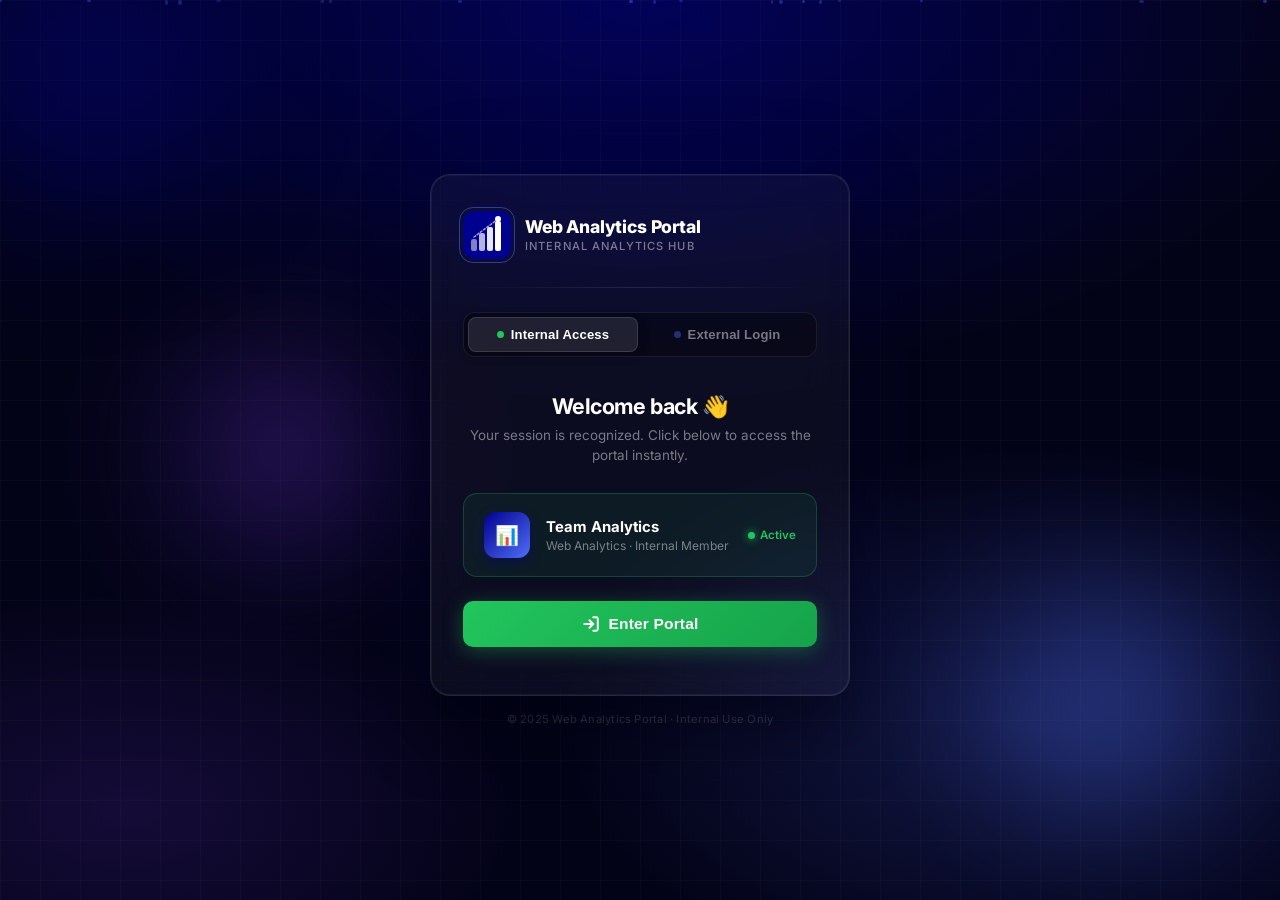
<file: index.html>
<!DOCTYPE html>
<html lang="en">
<head>
  <!-- Google Tag Manager -->
<script>(function(w,d,s,l,i){w[l]=w[l]||[];w[l].push({'gtm.start':
new Date().getTime(),event:'gtm.js'});var f=d.getElementsByTagName(s)[0],
j=d.createElement(s),dl=l!='dataLayer'?'&l='+l:'';j.async=true;j.src=
'https://www.googletagmanager.com/gtm.js?id='+i+dl;f.parentNode.insertBefore(j,f);
})(window,document,'script','dataLayer','GTM-W6KKNT6P');</script>
<!-- End Google Tag Manager -->
  <meta charset="UTF-8"/>
  <meta name="viewport" content="width=device-width, initial-scale=1.0"/>
  <title>Web Analytics Portal</title>
  <link rel="stylesheet" href="style.css"/>
</head>
<body class="portal-body">

  <!-- NAVBAR -->
  <header class="navbar">
    <div class="nav-brand">
      <svg width="30" height="30" viewBox="0 0 48 48" fill="none" xmlns="http://www.w3.org/2000/svg">
        <rect width="48" height="48" rx="10" fill="white"/>
        <rect x="8" y="28" width="6" height="12" rx="2" fill="#00008f" opacity="0.4"/>
        <rect x="16" y="22" width="6" height="18" rx="2" fill="#00008f" opacity="0.6"/>
        <rect x="24" y="16" width="6" height="24" rx="2" fill="#00008f" opacity="0.8"/>
        <rect x="32" y="10" width="6" height="30" rx="2" fill="#00008f"/>
        <path d="M11 26 L19 20 L27 14 L35 8" stroke="#4f6ef7" stroke-width="1.5" stroke-linecap="round" stroke-dasharray="2 2"/>
        <circle cx="35" cy="8" r="2.5" fill="#4f6ef7"/>
      </svg>
      <span>Web Analytics Portal</span>
    </div>
    <nav class="nav-tabs">
      <button class="nav-tab active" onclick="switchTab('home')">Home</button>
      <button class="nav-tab" onclick="switchTab('documentation')">Documentation</button>
      <button class="nav-tab" onclick="switchTab('dpo')">DPO</button>
      <button class="nav-tab" onclick="switchTab('resources')">Resources</button>
      <button class="nav-tab" onclick="switchTab('training')">Internal Training</button>
    </nav>
    <div class="nav-user">
      <span class="nav-user-name" id="nav-username">Team</span>
      <button class="btn-logout" onclick="logout()">Logout</button>
    </div>
  </header>

  <!-- ===== HOME TAB ===== -->
  <main id="tab-home" class="tab-content active">
    <div class="page-hero">
      <h1>Analytics Tools &amp; Platforms</h1>
      <p>Explore the suite of web analytics tools used across our digital ecosystem</p>
    </div>

    <div class="tools-grid container">

      <!-- Google Analytics GA4 -->
      <div class="tool-card">
        <div class="tool-card-header ga4-accent">
          <div class="tool-icon">
            <svg width="32" height="32" viewBox="0 0 32 32" fill="none">
              <circle cx="16" cy="16" r="14" fill="#E8710A"/>
              <rect x="10" y="14" width="4" height="10" rx="1" fill="white"/>
              <rect x="17" y="10" width="4" height="14" rx="1" fill="white"/>
            </svg>
          </div>
          <span class="tool-tag">Analytics</span>
        </div>
        <div class="tool-card-body">
          <h3>Google Analytics GA4</h3>
          <p>Next-generation analytics platform with event-based tracking, cross-platform measurement, and AI-powered insights for understanding user behaviour.</p>
          <div class="tool-links">
            <a href="https://analytics.google.com" target="_blank" class="link-pill">
              <svg width="14" height="14" viewBox="0 0 24 24" fill="none" stroke="currentColor" stroke-width="2"><path d="M18 13v6a2 2 0 0 1-2 2H5a2 2 0 0 1-2-2V8a2 2 0 0 1 2-2h6"/><polyline points="15 3 21 3 21 9"/><line x1="10" y1="14" x2="21" y2="3"/></svg>
              Open Platform
            </a>
            <a href="https://www.youtube.com/results?search_query=Google+Analytics+GA4+tutorial" target="_blank" class="btn-watch">
              <svg width="14" height="14" viewBox="0 0 24 24" fill="currentColor"><path d="M8 5v14l11-7z"/></svg>
              Watch Now
            </a>
          </div>
        </div>
      </div>

      <!-- Google Tag Manager -->
      <div class="tool-card">
        <div class="tool-card-header gtm-accent">
          <div class="tool-icon">
            <svg width="32" height="32" viewBox="0 0 32 32" fill="none">
              <rect width="32" height="32" rx="6" fill="#4285F4"/>
              <path d="M16 7l6 9-6 9-6-9z" fill="white" opacity="0.9"/>
              <circle cx="16" cy="16" r="3" fill="#4285F4"/>
            </svg>
          </div>
          <span class="tool-tag">Tag Management</span>
        </div>
        <div class="tool-card-body">
          <h3>Google Tag Manager</h3>
          <p>Deploy and manage marketing and analytics tags without code changes. Centralise tracking implementations and streamline your digital measurement stack.</p>
          <div class="tool-links">
            <a href="https://tagmanager.google.com" target="_blank" class="link-pill">
              <svg width="14" height="14" viewBox="0 0 24 24" fill="none" stroke="currentColor" stroke-width="2"><path d="M18 13v6a2 2 0 0 1-2 2H5a2 2 0 0 1-2-2V8a2 2 0 0 1 2-2h6"/><polyline points="15 3 21 3 21 9"/><line x1="10" y1="14" x2="21" y2="3"/></svg>
              Open Platform
            </a>
            <a href="https://www.youtube.com/results?search_query=Google+Tag+Manager+tutorial" target="_blank" class="btn-watch">
              <svg width="14" height="14" viewBox="0 0 24 24" fill="currentColor"><path d="M8 5v14l11-7z"/></svg>
              Watch Now
            </a>
          </div>
        </div>
      </div>

      <!-- Piano Analytics -->
      <div class="tool-card">
        <div class="tool-card-header piano-accent">
          <div class="tool-icon">
            <svg width="32" height="32" viewBox="0 0 32 32" fill="none">
              <rect width="32" height="32" rx="6" fill="#0050A0"/>
              <path d="M6 22V12l5 6 5-10 5 8 5-4v10H6z" fill="white"/>
            </svg>
          </div>
          <span class="tool-tag">Analytics</span>
        </div>
        <div class="tool-card-body">
          <h3>Piano Analytics</h3>
          <p>Privacy-first analytics with granular data control. Gain deep audience insights while staying compliant with GDPR and other data protection regulations.</p>
          <div class="tool-links">
            <a href="https://piano.io/product/analytics/" target="_blank" class="link-pill">
              <svg width="14" height="14" viewBox="0 0 24 24" fill="none" stroke="currentColor" stroke-width="2"><path d="M18 13v6a2 2 0 0 1-2 2H5a2 2 0 0 1-2-2V8a2 2 0 0 1 2-2h6"/><polyline points="15 3 21 3 21 9"/><line x1="10" y1="14" x2="21" y2="3"/></svg>
              Open Platform
            </a>
            <a href="https://www.youtube.com/results?search_query=Piano+Analytics+tutorial" target="_blank" class="btn-watch">
              <svg width="14" height="14" viewBox="0 0 24 24" fill="currentColor"><path d="M8 5v14l11-7z"/></svg>
              Watch Now
            </a>
          </div>
        </div>
      </div>

      <!-- Commanders Act -->
      <div class="tool-card">
        <div class="tool-card-header ca-accent">
          <div class="tool-icon">
            <svg width="32" height="32" viewBox="0 0 32 32" fill="none">
              <rect width="32" height="32" rx="6" fill="#00008f"/>
              <path d="M8 16a8 8 0 0 1 14-5.2M24 16a8 8 0 0 1-14 5.2" stroke="white" stroke-width="2" stroke-linecap="round"/>
              <circle cx="16" cy="16" r="3" fill="white"/>
            </svg>
          </div>
          <span class="tool-tag">CDP &amp; TMS</span>
        </div>
        <div class="tool-card-body">
          <h3>Commanders Act</h3>
          <p>Enterprise Customer Data Platform combining tag management, consent management, and data activation — built with privacy compliance at its core.</p>
          <div class="tool-links">
            <a href="https://www.commandersact.com" target="_blank" class="link-pill">
              <svg width="14" height="14" viewBox="0 0 24 24" fill="none" stroke="currentColor" stroke-width="2"><path d="M18 13v6a2 2 0 0 1-2 2H5a2 2 0 0 1-2-2V8a2 2 0 0 1 2-2h6"/><polyline points="15 3 21 3 21 9"/><line x1="10" y1="14" x2="21" y2="3"/></svg>
              Open Platform
            </a>
            <a href="https://www.youtube.com/results?search_query=Commanders+Act+tutorial" target="_blank" class="btn-watch">
              <svg width="14" height="14" viewBox="0 0 24 24" fill="currentColor"><path d="M8 5v14l11-7z"/></svg>
              Watch Now
            </a>
          </div>
        </div>
      </div>

      <!-- Adobe Analytics -->
      <div class="tool-card">
        <div class="tool-card-header adobe-accent">
          <div class="tool-icon">
            <svg width="32" height="32" viewBox="0 0 32 32" fill="none">
              <rect width="32" height="32" rx="6" fill="#FF0000"/>
              <path d="M16 6L26 26H6L16 6z" fill="white" opacity="0.9"/>
              <path d="M13 20h6l-3-8z" fill="#FF0000"/>
            </svg>
          </div>
          <span class="tool-tag">Analytics</span>
        </div>
        <div class="tool-card-body">
          <h3>Adobe Analytics</h3>
          <p>Enterprise analytics with multi-channel attribution, real-time segmentation, and AI-driven anomaly detection — powering data-driven decisions at scale.</p>
          <div class="tool-links">
            <a href="https://www.adobe.com/analytics/adobe-analytics.html" target="_blank" class="link-pill">
              <svg width="14" height="14" viewBox="0 0 24 24" fill="none" stroke="currentColor" stroke-width="2"><path d="M18 13v6a2 2 0 0 1-2 2H5a2 2 0 0 1-2-2V8a2 2 0 0 1 2-2h6"/><polyline points="15 3 21 3 21 9"/><line x1="10" y1="14" x2="21" y2="3"/></svg>
              Open Platform
            </a>
            <a href="https://www.youtube.com/results?search_query=Adobe+Analytics+tutorial" target="_blank" class="btn-watch">
              <svg width="14" height="14" viewBox="0 0 24 24" fill="currentColor"><path d="M8 5v14l11-7z"/></svg>
              Watch Now
            </a>
          </div>
        </div>
      </div>

      <!-- PII in GA4 -->
      <div class="tool-card">
        <div class="tool-card-header pii-accent">
          <div class="tool-icon">
            <svg width="32" height="32" viewBox="0 0 32 32" fill="none">
              <rect width="32" height="32" rx="6" fill="#7B2D8B"/>
              <rect x="9" y="15" width="14" height="10" rx="2" fill="white"/>
              <path d="M12 15v-4a4 4 0 0 1 8 0v4" stroke="white" stroke-width="2" stroke-linecap="round"/>
              <circle cx="16" cy="20" r="1.5" fill="#7B2D8B"/>
            </svg>
          </div>
          <span class="tool-tag">Privacy</span>
        </div>
        <div class="tool-card-body">
          <h3>PII in GA4</h3>
          <p>Understanding Personally Identifiable Information handling within Google Analytics 4 — compliance requirements, data redaction, and best practices.</p>
          <div class="tool-links">
            <a href="https://support.google.com/analytics/answer/7686480" target="_blank" class="link-pill">
              <svg width="14" height="14" viewBox="0 0 24 24" fill="none" stroke="currentColor" stroke-width="2"><path d="M18 13v6a2 2 0 0 1-2 2H5a2 2 0 0 1-2-2V8a2 2 0 0 1 2-2h6"/><polyline points="15 3 21 3 21 9"/><line x1="10" y1="14" x2="21" y2="3"/></svg>
              View Guide
            </a>
            <a href="https://www.youtube.com/results?search_query=PII+Google+Analytics+GA4+privacy" target="_blank" class="btn-watch">
              <svg width="14" height="14" viewBox="0 0 24 24" fill="currentColor"><path d="M8 5v14l11-7z"/></svg>
              Watch Now
            </a>
          </div>
        </div>
      </div>

      <!-- OneTrust -->
      <div class="tool-card">
        <div class="tool-card-header ot-accent">
          <div class="tool-icon">
            <svg width="32" height="32" viewBox="0 0 32 32" fill="none">
              <rect width="32" height="32" rx="6" fill="#00A651"/>
              <path d="M16 8a8 8 0 1 0 0 16A8 8 0 0 0 16 8z" fill="white" opacity="0.3"/>
              <path d="M12 16l3 3 5-6" stroke="white" stroke-width="2.5" stroke-linecap="round" stroke-linejoin="round"/>
            </svg>
          </div>
          <span class="tool-tag">Consent</span>
        </div>
        <div class="tool-card-body">
          <h3>OneTrust</h3>
          <p>Consent and preference management platform enabling compliant data collection. Manage cookie banners, privacy notices, and GDPR/CCPA consent workflows.</p>
          <div class="tool-links">
            <a href="https://www.onetrust.com" target="_blank" class="link-pill">
              <svg width="14" height="14" viewBox="0 0 24 24" fill="none" stroke="currentColor" stroke-width="2"><path d="M18 13v6a2 2 0 0 1-2 2H5a2 2 0 0 1-2-2V8a2 2 0 0 1 2-2h6"/><polyline points="15 3 21 3 21 9"/><line x1="10" y1="14" x2="21" y2="3"/></svg>
              Open Platform
            </a>
            <a href="https://www.youtube.com/results?search_query=OneTrust+consent+management+tutorial" target="_blank" class="btn-watch">
              <svg width="14" height="14" viewBox="0 0 24 24" fill="currentColor"><path d="M8 5v14l11-7z"/></svg>
              Watch Now
            </a>
          </div>
        </div>
      </div>

    </div>
  </main>

  <!-- ===== DOCUMENTATION TAB ===== -->
  <main id="tab-documentation" class="tab-content">
    <div class="page-hero">
      <h1>Documentation</h1>
      <p>Official guides, references, and technical documentation for all analytics platforms</p>
    </div>

    <div class="container doc-sections">

      <!-- GA4 -->
      <section class="doc-section">
        <div class="doc-section-header">
          <div class="doc-section-icon ga4-accent"></div>
          <h2>Google Analytics GA4</h2>
        </div>
        <div class="doc-grid">
          <a href="https://support.google.com/analytics#topic=14090456" target="_blank" class="doc-card">
            <span class="doc-card-icon">📘</span>
            <div>
              <h4>GA4 Help Centre</h4>
              <p>Complete official support documentation, setup guides, and feature references</p>
            </div>
            <svg class="doc-arrow" width="16" height="16" viewBox="0 0 24 24" fill="none" stroke="currentColor" stroke-width="2"><path d="M5 12h14M12 5l7 7-7 7"/></svg>
          </a>
          <a href="https://developers.google.com/analytics/devguides/collection/ga4" target="_blank" class="doc-card">
            <span class="doc-card-icon">⚙️</span>
            <div>
              <h4>Developer Documentation</h4>
              <p>API references, SDK guides, measurement protocol for technical implementation</p>
            </div>
            <svg class="doc-arrow" width="16" height="16" viewBox="0 0 24 24" fill="none" stroke="currentColor" stroke-width="2"><path d="M5 12h14M12 5l7 7-7 7"/></svg>
          </a>
          <a href="https://support.google.com/analytics/answer/9267735" target="_blank" class="doc-card">
            <span class="doc-card-icon">📊</span>
            <div>
              <h4>Events &amp; Parameters Reference</h4>
              <p>Standard events, recommended events, and custom parameter naming conventions</p>
            </div>
            <svg class="doc-arrow" width="16" height="16" viewBox="0 0 24 24" fill="none" stroke="currentColor" stroke-width="2"><path d="M5 12h14M12 5l7 7-7 7"/></svg>
          </a>
          <a href="https://support.google.com/analytics/answer/11986666" target="_blank" class="doc-card">
            <span class="doc-card-icon">🔄</span>
            <div>
              <h4>Migration from UA to GA4</h4>
              <p>Step-by-step migration guide from Universal Analytics to GA4</p>
            </div>
            <svg class="doc-arrow" width="16" height="16" viewBox="0 0 24 24" fill="none" stroke="currentColor" stroke-width="2"><path d="M5 12h14M12 5l7 7-7 7"/></svg>
          </a>
        </div>
      </section>

      <!-- GTM -->
      <section class="doc-section">
        <div class="doc-section-header">
          <div class="doc-section-icon gtm-accent"></div>
          <h2>Google Tag Manager</h2>
        </div>
        <div class="doc-grid">
          <a href="https://support.google.com/tagmanager" target="_blank" class="doc-card">
            <span class="doc-card-icon">📘</span>
            <div>
              <h4>GTM Help Centre</h4>
              <p>Official GTM documentation covering tags, triggers, variables, and workspaces</p>
            </div>
            <svg class="doc-arrow" width="16" height="16" viewBox="0 0 24 24" fill="none" stroke="currentColor" stroke-width="2"><path d="M5 12h14M12 5l7 7-7 7"/></svg>
          </a>
          <a href="https://developers.google.com/tag-platform/tag-manager" target="_blank" class="doc-card">
            <span class="doc-card-icon">⚙️</span>
            <div>
              <h4>Developer Reference</h4>
              <p>API docs, custom tag templates, and advanced implementation patterns</p>
            </div>
            <svg class="doc-arrow" width="16" height="16" viewBox="0 0 24 24" fill="none" stroke="currentColor" stroke-width="2"><path d="M5 12h14M12 5l7 7-7 7"/></svg>
          </a>
          <a href="https://support.google.com/tagmanager/answer/6103696" target="_blank" class="doc-card">
            <span class="doc-card-icon">🏷️</span>
            <div>
              <h4>Tags, Triggers &amp; Variables</h4>
              <p>Core concepts and configuration reference for GTM components</p>
            </div>
            <svg class="doc-arrow" width="16" height="16" viewBox="0 0 24 24" fill="none" stroke="currentColor" stroke-width="2"><path d="M5 12h14M12 5l7 7-7 7"/></svg>
          </a>
          <a href="https://support.google.com/tagmanager/answer/7679322" target="_blank" class="doc-card">
            <span class="doc-card-icon">🔒</span>
            <div>
              <h4>Consent Mode in GTM</h4>
              <p>Implementing Google Consent Mode v2 using Google Tag Manager</p>
            </div>
            <svg class="doc-arrow" width="16" height="16" viewBox="0 0 24 24" fill="none" stroke="currentColor" stroke-width="2"><path d="M5 12h14M12 5l7 7-7 7"/></svg>
          </a>
        </div>
      </section>

      <!-- Piano Analytics -->
      <section class="doc-section">
        <div class="doc-section-header">
          <div class="doc-section-icon piano-accent"></div>
          <h2>Piano Analytics</h2>
        </div>
        <div class="doc-grid">
          <a href="https://developers.atinternet-solutions.com/piano-analytics/" target="_blank" class="doc-card">
            <span class="doc-card-icon">📘</span>
            <div>
              <h4>Piano Analytics Developer Docs</h4>
              <p>SDK references, API documentation, and technical implementation guides</p>
            </div>
            <svg class="doc-arrow" width="16" height="16" viewBox="0 0 24 24" fill="none" stroke="currentColor" stroke-width="2"><path d="M5 12h14M12 5l7 7-7 7"/></svg>
          </a>
          <a href="https://piano.io/resource/privacy-compliance/" target="_blank" class="doc-card">
            <span class="doc-card-icon">🛡️</span>
            <div>
              <h4>Privacy &amp; Compliance</h4>
              <p>GDPR compliance features, data retention settings, and privacy controls</p>
            </div>
            <svg class="doc-arrow" width="16" height="16" viewBox="0 0 24 24" fill="none" stroke="currentColor" stroke-width="2"><path d="M5 12h14M12 5l7 7-7 7"/></svg>
          </a>
          <a href="https://developers.atinternet-solutions.com/piano-analytics/data-collection/sdks/javascript" target="_blank" class="doc-card">
            <span class="doc-card-icon">💻</span>
            <div>
              <h4>JavaScript SDK</h4>
              <p>Web tracking implementation with the Piano Analytics JavaScript SDK</p>
            </div>
            <svg class="doc-arrow" width="16" height="16" viewBox="0 0 24 24" fill="none" stroke="currentColor" stroke-width="2"><path d="M5 12h14M12 5l7 7-7 7"/></svg>
          </a>
        </div>
      </section>

      <!-- Commanders Act -->
      <section class="doc-section">
        <div class="doc-section-header">
          <div class="doc-section-icon ca-accent"></div>
          <h2>Commanders Act</h2>
        </div>
        <div class="doc-grid">
          <a href="https://doc.commandersact.com" target="_blank" class="doc-card">
            <span class="doc-card-icon">📘</span>
            <div>
              <h4>Commanders Act Documentation</h4>
              <p>Full platform documentation including TMS, CDP, and consent management</p>
            </div>
            <svg class="doc-arrow" width="16" height="16" viewBox="0 0 24 24" fill="none" stroke="currentColor" stroke-width="2"><path d="M5 12h14M12 5l7 7-7 7"/></svg>
          </a>
          <a href="https://doc.commandersact.com/configure/consent-management" target="_blank" class="doc-card">
            <span class="doc-card-icon">🔒</span>
            <div>
              <h4>Consent Management</h4>
              <p>CMP setup, cookie consent, and privacy regulation compliance documentation</p>
            </div>
            <svg class="doc-arrow" width="16" height="16" viewBox="0 0 24 24" fill="none" stroke="currentColor" stroke-width="2"><path d="M5 12h14M12 5l7 7-7 7"/></svg>
          </a>
          <a href="https://doc.commandersact.com/data-activation" target="_blank" class="doc-card">
            <span class="doc-card-icon">🚀</span>
            <div>
              <h4>Data Activation</h4>
              <p>Destination connectors, audience management, and data routing configurations</p>
            </div>
            <svg class="doc-arrow" width="16" height="16" viewBox="0 0 24 24" fill="none" stroke="currentColor" stroke-width="2"><path d="M5 12h14M12 5l7 7-7 7"/></svg>
          </a>
        </div>
      </section>

    </div>
  </main>

  <!-- ===== DPO TAB ===== -->
  <main id="tab-dpo" class="tab-content">
    <div class="page-hero">
      <h1>Data Protection Officer (DPO)</h1>
      <p>Privacy compliance, PII guidelines, and data protection documentation for GA4</p>
    </div>

    <div class="container">

      <div class="dpo-banner">
        <div class="dpo-banner-icon">🛡️</div>
        <div>
          <h3>Privacy-First Analytics</h3>
          <p>All analytics implementations must comply with GDPR, CCPA, and applicable data protection regulations. This section provides guidance on handling Personally Identifiable Information (PII) within our analytics stack.</p>
        </div>
      </div>

      <div class="dpo-grid">

        <div class="dpo-card">
          <div class="dpo-card-icon pii-accent">🔑</div>
          <h3>What is PII in GA4?</h3>
          <p>Personally Identifiable Information includes any data that can directly or indirectly identify an individual — names, email addresses, phone numbers, IP addresses, user IDs linked to real people, and device identifiers.</p>
          <ul class="dpo-list">
            <li>Full names and email addresses</li>
            <li>Precise geographic locations</li>
            <li>Device identifiers &amp; IP addresses</li>
            <li>Login credentials or user IDs</li>
            <li>Financial or health information</li>
          </ul>
          <a href="https://support.google.com/analytics/answer/7686480" target="_blank" class="dpo-link">Google's PII Policy →</a>
        </div>

        <div class="dpo-card">
          <div class="dpo-card-icon ca-accent">⚠️</div>
          <h3>PII Prohibitions in GA4</h3>
          <p>Google Analytics prohibits sending PII to GA4 as it violates their Terms of Service. Violations can result in account termination and regulatory penalties.</p>
          <ul class="dpo-list">
            <li>Never send email addresses in event parameters</li>
            <li>Do not pass raw user IDs that link to PII</li>
            <li>Avoid collecting form field values directly</li>
            <li>Redact PII before sending to the datalayer</li>
            <li>Review URL parameters for embedded PII</li>
          </ul>
          <a href="https://support.google.com/analytics/answer/2795983" target="_blank" class="dpo-link">GA4 Terms of Service →</a>
        </div>

        <div class="dpo-card">
          <div class="dpo-card-icon gtm-accent">🛠️</div>
          <h3>Technical Controls &amp; GTM</h3>
          <p>Use GTM variables and custom JavaScript to strip or hash PII before it reaches GA4. Implement server-side tagging for additional data control.</p>
          <ul class="dpo-list">
            <li>Use hashed user IDs (SHA-256)</li>
            <li>Configure URL redaction in GA4 settings</li>
            <li>Enable IP anonymisation</li>
            <li>Set data retention to minimum required</li>
            <li>Use GTM PII detection variables</li>
          </ul>
          <a href="https://developers.google.com/analytics/devguides/collection/ga4/reference/config" target="_blank" class="dpo-link">GA4 Config Reference →</a>
        </div>

        <div class="dpo-card">
          <div class="dpo-card-icon ot-accent">📋</div>
          <h3>Consent &amp; Legal Basis</h3>
          <p>Analytics tracking must have a valid legal basis. Consent Mode v2 integrates with OneTrust and Commanders Act to respect user consent choices.</p>
          <ul class="dpo-list">
            <li>Implement Consent Mode v2 for GA4</li>
            <li>Honour opt-out signals (GPC)</li>
            <li>Maintain consent audit logs</li>
            <li>Update privacy notices accordingly</li>
            <li>Conduct regular DPIAs for new tracking</li>
          </ul>
          <a href="https://support.google.com/analytics/answer/9976101" target="_blank" class="dpo-link">Consent Mode Documentation →</a>
        </div>

        <div class="dpo-card">
          <div class="dpo-card-icon adobe-accent">📁</div>
          <h3>Data Subject Rights</h3>
          <p>Users have the right to access, correct, and delete their data. GA4 provides mechanisms to support DSARs (Data Subject Access Requests).</p>
          <ul class="dpo-list">
            <li>Use GA4 User Deletion API</li>
            <li>Document all data collection points</li>
            <li>Respond to DSARs within 30 days</li>
            <li>Maintain data processing records</li>
            <li>Appoint a DPO for large-scale processing</li>
          </ul>
          <a href="https://developers.google.com/analytics/devguides/config/userdeletion/v3" target="_blank" class="dpo-link">User Deletion API →</a>
        </div>

        <div class="dpo-card">
          <div class="dpo-card-icon piano-accent">📊</div>
          <h3>Audit &amp; Compliance Checklist</h3>
          <p>Regular audits ensure ongoing compliance. Use this checklist to review your GA4 implementation for PII risks.</p>
          <ul class="dpo-list">
            <li>✅ DebugView review for PII leaks</li>
            <li>✅ URL parameter audit quarterly</li>
            <li>✅ Custom dimension/metric review</li>
            <li>✅ Third-party integrations assessed</li>
            <li>✅ Consent banner A/B test compliance</li>
          </ul>
          <a href="https://support.google.com/analytics/answer/9355481" target="_blank" class="dpo-link">GA4 DebugView Guide →</a>
        </div>

      </div>

    </div>
  </main>

  <!-- ===== RESOURCES TAB ===== -->
  <main id="tab-resources" class="tab-content">
    <div class="page-hero">
      <h1>Resources</h1>
      <p>Downloadable presentations, walkthroughs, and training materials from our team</p>
    </div>

    <div class="container resources-grid">

      <!-- Piano Analytics Documentation -->
      <div class="resource-card">
        <div class="resource-card-top piano-accent">
          <div class="resource-icon">
            <svg width="40" height="40" viewBox="0 0 40 40" fill="none">
              <rect width="40" height="40" rx="10" fill="rgba(255,255,255,0.15)"/>
              <path d="M12 10h16v20H12z" fill="white" opacity="0.3" rx="2"/>
              <path d="M15 16h10M15 20h10M15 24h6" stroke="white" stroke-width="1.5" stroke-linecap="round"/>
              <path d="M24 6v8l4-4-4-4z" fill="white"/>
            </svg>
          </div>
          <span class="resource-badge">Presentation</span>
        </div>
        <div class="resource-card-body">
          <h3>Piano Analytics Documentation</h3>
          <p class="resource-desc">Comprehensive overview of Piano Analytics — implementation guide, features, and best practices for digital analytics teams.</p>
          <div class="resource-author">
            <div class="author-avatar piano-accent">AR</div>
            <div>
              <p class="author-name">Aanchal Ranglani</p>
              <p class="author-title">Associate Consultant, Digital Marketing &amp; Web Analytics</p>
            </div>
          </div>
          <div class="resource-actions">
            <button class="btn-view-ppt" onclick="viewPPT('piano')">
              <svg width="14" height="14" viewBox="0 0 24 24" fill="none" stroke="currentColor" stroke-width="2"><path d="M1 12s4-8 11-8 11 8 11 8-4 8-11 8-11-8-11-8z"/><circle cx="12" cy="12" r="3"/></svg>
              View PPT
            </button>
            <button class="btn-download-ppt" onclick="downloadPPT('piano')">
              <svg width="14" height="14" viewBox="0 0 24 24" fill="none" stroke="currentColor" stroke-width="2"><path d="M21 15v4a2 2 0 0 1-2 2H5a2 2 0 0 1-2-2v-4"/><polyline points="7 10 12 15 17 10"/><line x1="12" y1="15" x2="12" y2="3"/></svg>
              Download PPT
            </button>
          </div>
        </div>
      </div>

      <!-- PII Walkthrough -->
      <div class="resource-card">
        <div class="resource-card-top pii-accent">
          <div class="resource-icon">
            <svg width="40" height="40" viewBox="0 0 40 40" fill="none">
              <rect width="40" height="40" rx="10" fill="rgba(255,255,255,0.15)"/>
              <rect x="12" y="20" width="16" height="12" rx="2" fill="white" opacity="0.4"/>
              <path d="M15 20v-5a5 5 0 0 1 10 0v5" stroke="white" stroke-width="1.8" stroke-linecap="round"/>
              <circle cx="20" cy="26" r="2" fill="white"/>
            </svg>
          </div>
          <span class="resource-badge">Walkthrough</span>
        </div>
        <div class="resource-card-body">
          <h3>PII Walkthrough</h3>
          <p class="resource-desc">Step-by-step walkthrough of Personally Identifiable Information identification, risk assessment, and compliance remediation in GA4 implementations.</p>
          <div class="resource-author">
            <div class="author-avatar pii-accent">JK</div>
            <div>
              <p class="author-name">Jeevan KS</p>
              <p class="author-title">Associate, Digital Marketing &amp; Web Analytics</p>
            </div>
          </div>
          <div class="resource-actions">
            <button class="btn-view-ppt" onclick="viewPPT('pii')">
              <svg width="14" height="14" viewBox="0 0 24 24" fill="none" stroke="currentColor" stroke-width="2"><path d="M1 12s4-8 11-8 11 8 11 8-4 8-11 8-11-8-11-8z"/><circle cx="12" cy="12" r="3"/></svg>
              View PPT
            </button>
            <button class="btn-download-ppt" onclick="downloadPPT('pii')">
              <svg width="14" height="14" viewBox="0 0 24 24" fill="none" stroke="currentColor" stroke-width="2"><path d="M21 15v4a2 2 0 0 1-2 2H5a2 2 0 0 1-2-2v-4"/><polyline points="7 10 12 15 17 10"/><line x1="12" y1="15" x2="12" y2="3"/></svg>
              Download PPT
            </button>
          </div>
        </div>
      </div>

    </div>
  </main>

  <!-- ===== INTERNAL TRAINING TAB ===== -->
  <main id="tab-training" class="tab-content">
    <div class="page-hero">
      <h1>Internal Training Resources</h1>
      <p>Knowledge transfer sessions and live training recordings from our analytics team</p>
    </div>

    <div class="container">

      <!-- Section label -->
      <div class="training-section-label">
        <svg width="16" height="16" viewBox="0 0 24 24" fill="none" stroke="currentColor" stroke-width="2" stroke-linecap="round" stroke-linejoin="round"><polygon points="23 7 16 12 23 17 23 7"/><rect x="1" y="5" width="15" height="14" rx="2" ry="2"/></svg>
        KT Sessions — Microsoft Teams Recordings
      </div>

      <div class="training-grid">

        <!-- Piano Analytics KT -->
        <div class="training-card">
          <div class="training-card-banner piano-accent">
            <div class="training-tool-icon">
              <!-- Piano Analytics icon -->
              <svg width="44" height="44" viewBox="0 0 44 44" fill="none">
                <rect width="44" height="44" rx="11" fill="rgba(255,255,255,0.15)"/>
                <!-- piano keys style -->
                <rect x="10" y="12" width="5" height="14" rx="1.5" fill="white" opacity="0.9"/>
                <rect x="17" y="12" width="5" height="14" rx="1.5" fill="white" opacity="0.7"/>
                <rect x="24" y="12" width="5" height="14" rx="1.5" fill="white" opacity="0.9"/>
                <rect x="31" y="12" width="3" height="14" rx="1.5" fill="white" opacity="0.7"/>
                <!-- black keys -->
                <rect x="14" y="12" width="3.5" height="9" rx="1" fill="rgba(0,0,0,0.45)"/>
                <rect x="21" y="12" width="3.5" height="9" rx="1" fill="rgba(0,0,0,0.45)"/>
                <rect x="28" y="12" width="3.5" height="9" rx="1" fill="rgba(0,0,0,0.45)"/>
                <!-- chart line below -->
                <path d="M10 32 L17 28 L24 30 L34 25" stroke="white" stroke-width="1.8" stroke-linecap="round" stroke-linejoin="round" opacity="0.8"/>
              </svg>
            </div>
            <div class="training-badge">
              <svg width="11" height="11" viewBox="0 0 24 24" fill="currentColor"><path d="M8 5v14l11-7z"/></svg>
              KT Session
            </div>
          </div>

          <div class="training-card-body">
            <h3 class="training-title">Piano Analytics</h3>
            <p class="training-desc">An in-depth knowledge transfer covering Piano Analytics setup, tagging methodology, reporting dashboards, and integration best practices used in our web analytics stack.</p>

            <div class="training-meta">
              <div class="training-meta-item">
                <svg width="13" height="13" viewBox="0 0 24 24" fill="none" stroke="currentColor" stroke-width="2" stroke-linecap="round"><rect x="3" y="4" width="18" height="18" rx="2"/><line x1="16" y1="2" x2="16" y2="6"/><line x1="8" y1="2" x2="8" y2="6"/><line x1="3" y1="10" x2="21" y2="10"/></svg>
                Teams Recording
              </div>
              <div class="training-meta-item">
                <svg width="13" height="13" viewBox="0 0 24 24" fill="none" stroke="currentColor" stroke-width="2" stroke-linecap="round"><circle cx="12" cy="12" r="10"/><polyline points="12 6 12 12 16 14"/></svg>
                On Demand
              </div>
            </div>

            <div class="training-presenter">
              <div class="presenter-avatar piano-accent">AR</div>
              <div class="presenter-info">
                <p class="presenter-name">Aanchal Ranglani</p>
                <p class="presenter-role">Associate Consultant · Digital Marketing &amp; Web Analytics</p>
              </div>
            </div>

            <div class="training-actions">
              <a href="#" onclick="openTeamsLink('piano'); return false;" class="btn-watch-now piano-btn">
                <svg width="15" height="15" viewBox="0 0 24 24" fill="currentColor"><path d="M8 5v14l11-7z"/></svg>
                Watch Now
              </a>
            </div>
          </div>
        </div>

        <!-- OneTrust KT -->
        <div class="training-card">
          <div class="training-card-banner ot-accent">
            <div class="training-tool-icon">
              <!-- OneTrust icon -->
              <svg width="44" height="44" viewBox="0 0 44 44" fill="none">
                <rect width="44" height="44" rx="11" fill="rgba(255,255,255,0.15)"/>
                <!-- shield -->
                <path d="M22 10 L34 15 L34 24 C34 30 28 35 22 37 C16 35 10 30 10 24 L10 15 Z" fill="white" opacity="0.2"/>
                <path d="M22 10 L34 15 L34 24 C34 30 28 35 22 37 C16 35 10 30 10 24 L10 15 Z" stroke="white" stroke-width="1.5" stroke-linejoin="round"/>
                <!-- checkmark inside -->
                <path d="M16 23 L20 27 L28 19" stroke="white" stroke-width="2.2" stroke-linecap="round" stroke-linejoin="round"/>
              </svg>
            </div>
            <div class="training-badge">
              <svg width="11" height="11" viewBox="0 0 24 24" fill="currentColor"><path d="M8 5v14l11-7z"/></svg>
              KT Session
            </div>
          </div>

          <div class="training-card-body">
            <h3 class="training-title">One Trust</h3>
            <p class="training-desc">Knowledge transfer on OneTrust — consent management, cookie categorisation, privacy policy integration, and compliance workflows for digital analytics implementations.</p>

            <div class="training-meta">
              <div class="training-meta-item">
                <svg width="13" height="13" viewBox="0 0 24 24" fill="none" stroke="currentColor" stroke-width="2" stroke-linecap="round"><rect x="3" y="4" width="18" height="18" rx="2"/><line x1="16" y1="2" x2="16" y2="6"/><line x1="8" y1="2" x2="8" y2="6"/><line x1="3" y1="10" x2="21" y2="10"/></svg>
                Teams Recording
              </div>
              <div class="training-meta-item">
                <svg width="13" height="13" viewBox="0 0 24 24" fill="none" stroke="currentColor" stroke-width="2" stroke-linecap="round"><circle cx="12" cy="12" r="10"/><polyline points="12 6 12 12 16 14"/></svg>
                On Demand
              </div>
            </div>

            <div class="training-presenter">
              <div class="presenter-avatar ot-accent">SS</div>
              <div class="presenter-info">
                <p class="presenter-name">Subhankar Sarkar</p>
                <p class="presenter-role">Analyst · Digital Marketing &amp; Web Analytics</p>
              </div>
            </div>

            <div class="training-actions">
              <a href="#" onclick="openTeamsLink('onetrust'); return false;" class="btn-watch-now ot-btn">
                <svg width="15" height="15" viewBox="0 0 24 24" fill="currentColor"><path d="M8 5v14l11-7z"/></svg>
                Watch Now
              </a>
            </div>
          </div>
        </div>

      </div><!-- /training-grid -->
    </div>
  </main>

  <!-- Teams Link Modal -->
  <div id="teams-modal" class="modal-overlay hidden">
    <div class="modal-box" style="max-width:480px;">
      <div class="modal-header" id="teams-modal-header">
        <h3 id="teams-modal-title">Open Recording</h3>
        <button class="modal-close" onclick="closeTeamsModal()">✕</button>
      </div>
      <div class="modal-body" style="padding:32px 28px; text-align:center;">
        <div style="width:56px;height:56px;border-radius:14px;background:#5059C9;display:flex;align-items:center;justify-content:center;margin:0 auto 18px;">
          <svg width="28" height="28" viewBox="0 0 24 24" fill="white"><path d="M20.625 7.875H14.25v8.25a2.25 2.25 0 0 0 2.25 2.25h4.125A1.875 1.875 0 0 0 22.5 16.5V9.75a1.875 1.875 0 0 0-1.875-1.875zM9 7.125a3 3 0 1 0 0-6 3 3 0 0 0 0 6zm6.375-1.5a2.25 2.25 0 1 0 0-4.5 2.25 2.25 0 0 0 0 4.5zM1.5 16.875A2.625 2.625 0 0 0 4.125 19.5h9.75A2.625 2.625 0 0 0 16.5 16.875V14.25A5.25 5.25 0 0 0 11.25 9H6.75A5.25 5.25 0 0 0 1.5 14.25v2.625z"/></svg>
        </div>
        <p style="font-size:1rem;font-weight:700;color:#0f1117;margin-bottom:8px;" id="teams-modal-session">KT Session</p>
        <p style="font-size:0.84rem;color:#6b7385;line-height:1.6;margin-bottom:24px;">Add your Microsoft Teams recording link below. Once saved, this button will open the recording directly in Teams or your browser.</p>
        <div style="background:#f5f6fa;border:1.5px dashed #c7d0e8;border-radius:10px;padding:18px 16px;margin-bottom:20px;">
          <p style="font-size:0.78rem;font-weight:600;color:#3d4556;margin-bottom:8px;text-align:left;">Teams Recording URL</p>
          <input id="teams-link-input" type="url" placeholder="https://teams.microsoft.com/..." style="width:100%;padding:10px 12px;border:1.5px solid #e2e4ec;border-radius:8px;font-size:0.88rem;color:#0f1117;outline:none;font-family:inherit;" />
        </div>
        <div style="display:flex;gap:10px;justify-content:center;">
          <button onclick="closeTeamsModal()" style="padding:10px 20px;border:1.5px solid #e2e4ec;background:white;border-radius:8px;font-size:0.85rem;font-weight:600;color:#3d4556;cursor:pointer;">Cancel</button>
          <button onclick="saveAndOpenTeams()" style="padding:10px 24px;background:#00008f;color:white;border:none;border-radius:8px;font-size:0.85rem;font-weight:600;cursor:pointer;">Open Recording</button>
        </div>
      </div>
    </div>
  </div>

  <!-- PPT Viewer Modal -->
  <div id="ppt-modal" class="modal-overlay hidden">
    <div class="modal-box">
      <div class="modal-header">
        <h3 id="modal-title">Presentation Viewer</h3>
        <button class="modal-close" onclick="closePPTModal()">✕</button>
      </div>
      <div class="modal-body">
        <div class="ppt-placeholder">
          <svg width="60" height="60" viewBox="0 0 60 60" fill="none">
            <rect width="60" height="60" rx="12" fill="#00008f" opacity="0.1"/>
            <path d="M15 15h30v30H15z" fill="#00008f" opacity="0.2" rx="2"/>
            <path d="M20 22h20M20 29h20M20 36h12" stroke="#00008f" stroke-width="2" stroke-linecap="round"/>
          </svg>
          <p id="modal-ppt-name">Presentation</p>
          <p class="ppt-note">Upload the PPT file to enable in-portal viewing.<br/>Use the Download button to access the file.</p>
        </div>
      </div>
    </div>
  </div>

  <script src="portal.js"></script>
</body>
</html>
</file>
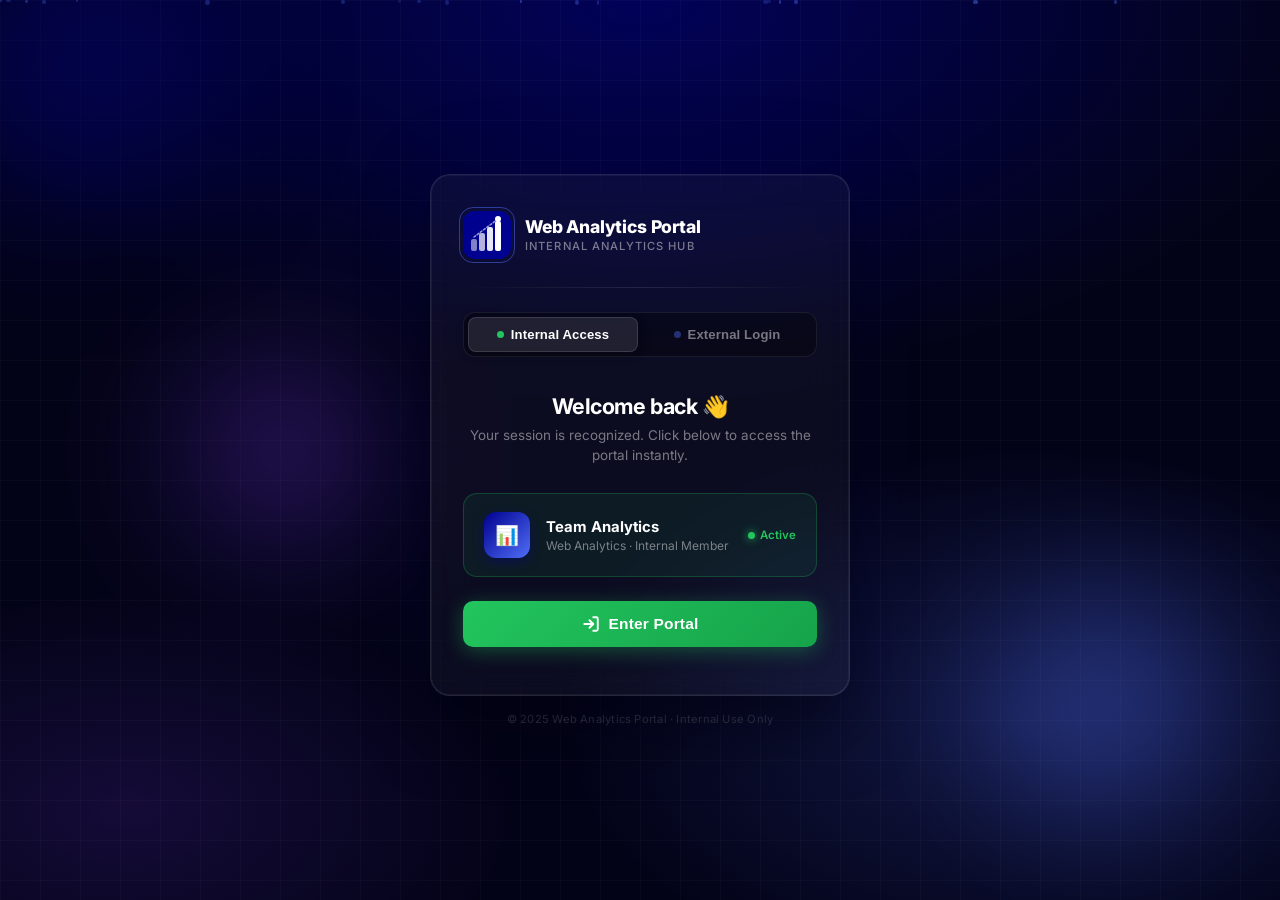
<file: login.html>
<!DOCTYPE html>
<html lang="en">
<head>
  <!-- Google Tag Manager -->
<script>(function(w,d,s,l,i){w[l]=w[l]||[];w[l].push({'gtm.start':
new Date().getTime(),event:'gtm.js'});var f=d.getElementsByTagName(s)[0],
j=d.createElement(s),dl=l!='dataLayer'?'&l='+l:'';j.async=true;j.src=
'https://www.googletagmanager.com/gtm.js?id='+i+dl;f.parentNode.insertBefore(j,f);
})(window,document,'script','dataLayer','GTM-W6KKNT6P');</script>
<!-- End Google Tag Manager -->
  <meta charset="UTF-8" />
  <meta name="viewport" content="width=device-width, initial-scale=1.0"/>
  <title>Web Analytics Portal – Login</title>
  <link rel="stylesheet" href="style.css" />
  <link rel="preconnect" href="https://fonts.googleapis.com">
  <link href="https://fonts.googleapis.com/css2?family=Inter:wght@400;500;600;700;800&display=swap" rel="stylesheet">
  <style>
    /* ── Login Page Overrides & Enhancements ── */
    :root {
      --brand: #00008f;
      --brand-dark: #00006a;
      --brand-light: #e8e8f5;
      --accent: #4f6ef7;
      --accent2: #7c3aed;
    }

    * { box-sizing: border-box; margin: 0; padding: 0; }

    body {
      font-family: 'Inter', 'Segoe UI', system-ui, sans-serif;
      min-height: 100vh;
      display: flex;
      align-items: center;
      justify-content: center;
      background: #030318;
      overflow: hidden;
    }

    /* ── Animated background ── */
    .bg-canvas {
      position: fixed;
      inset: 0;
      z-index: 0;
      overflow: hidden;
    }

    .bg-gradient {
      position: absolute;
      inset: 0;
      background: radial-gradient(ellipse 80% 60% at 50% 0%, rgba(0,0,143,0.55) 0%, transparent 70%),
                  radial-gradient(ellipse 60% 50% at 80% 80%, rgba(79,110,247,0.2) 0%, transparent 60%),
                  radial-gradient(ellipse 50% 40% at 10% 90%, rgba(124,58,237,0.15) 0%, transparent 60%),
                  #030318;
    }

    .grid-lines {
      position: absolute;
      inset: 0;
      background-image:
        linear-gradient(rgba(255,255,255,0.025) 1px, transparent 1px),
        linear-gradient(90deg, rgba(255,255,255,0.025) 1px, transparent 1px);
      background-size: 40px 40px;
      animation: gridShift 20s linear infinite;
    }

    @keyframes gridShift {
      0% { transform: translate(0, 0); }
      100% { transform: translate(40px, 40px); }
    }

    /* floating orbs */
    .orb {
      position: absolute;
      border-radius: 50%;
      filter: blur(70px);
      opacity: 0.35;
      animation: orbFloat linear infinite;
    }
    .orb1 { width: 300px; height: 300px; background: #00008f; top: -80px; left: -80px; animation-duration: 18s; }
    .orb2 { width: 220px; height: 220px; background: #4f6ef7; bottom: 10%; right: 5%; animation-duration: 14s; animation-delay: -5s; }
    .orb3 { width: 180px; height: 180px; background: #7c3aed; top: 40%; left: 15%; animation-duration: 22s; animation-delay: -9s; }

    @keyframes orbFloat {
      0%, 100% { transform: translate(0, 0) scale(1); }
      33% { transform: translate(30px, -25px) scale(1.08); }
      66% { transform: translate(-20px, 15px) scale(0.95); }
    }

    /* pulse rings */
    .pulse-ring {
      position: absolute;
      border-radius: 50%;
      border: 1px solid rgba(79,110,247,0.15);
      animation: pulseExpand 4s ease-out infinite;
    }
    .pulse-ring:nth-child(1) { width: 400px; height: 400px; top: -200px; right: -100px; animation-delay: 0s; }
    .pulse-ring:nth-child(2) { width: 500px; height: 500px; top: -250px; right: -150px; animation-delay: 1.3s; }
    .pulse-ring:nth-child(3) { width: 600px; height: 600px; top: -300px; right: -200px; animation-delay: 2.6s; }

    @keyframes pulseExpand {
      0% { opacity: 0.5; transform: scale(0.8); }
      100% { opacity: 0; transform: scale(1.2); }
    }

    /* animated data particles */
    .particle {
      position: absolute;
      width: 3px;
      height: 3px;
      border-radius: 50%;
      background: rgba(79,110,247,0.6);
      animation: particleDrift linear infinite;
    }

    @keyframes particleDrift {
      0% { transform: translateY(100vh) translateX(0); opacity: 0; }
      10% { opacity: 1; }
      90% { opacity: 1; }
      100% { transform: translateY(-100px) translateX(var(--drift, 30px)); opacity: 0; }
    }

    /* ── Login wrapper ── */
    .login-wrapper {
      position: relative;
      z-index: 10;
      width: 100%;
      max-width: 460px;
      padding: 20px;
      display: flex;
      flex-direction: column;
      align-items: center;
      gap: 16px;
      animation: wrapperEnter 0.7s cubic-bezier(0.22,1,0.36,1) both;
    }

    @keyframes wrapperEnter {
      from { opacity: 0; transform: translateY(28px); }
      to   { opacity: 1; transform: translateY(0); }
    }

    /* ── Login card ── */
    .login-card {
      width: 100%;
      background: rgba(255,255,255,0.04);
      backdrop-filter: blur(24px);
      -webkit-backdrop-filter: blur(24px);
      border: 1px solid rgba(255,255,255,0.1);
      border-radius: 20px;
      padding: 36px 32px;
      box-shadow:
        0 0 0 1px rgba(255,255,255,0.05) inset,
        0 32px 64px rgba(0,0,0,0.5),
        0 0 80px rgba(0,0,143,0.2);
      overflow: hidden;
      position: relative;
    }

    /* card shine sweep */
    .login-card::before {
      content: '';
      position: absolute;
      top: 0; left: -100%;
      width: 60%;
      height: 100%;
      background: linear-gradient(90deg, transparent, rgba(255,255,255,0.04), transparent);
      animation: shineSweep 6s ease-in-out infinite;
    }

    @keyframes shineSweep {
      0% { left: -100%; }
      50% { left: 150%; }
      100% { left: 150%; }
    }

    /* ── Brand logo area ── */
    .login-brand {
      display: flex;
      align-items: center;
      gap: 14px;
      margin-bottom: 28px;
    }

    .brand-logo {
      position: relative;
      width: 48px;
      height: 48px;
      flex-shrink: 0;
    }

    .brand-logo svg {
      width: 48px;
      height: 48px;
    }

    /* analytics pulse ring on logo */
    .logo-pulse {
      position: absolute;
      inset: -4px;
      border-radius: 14px;
      border: 1.5px solid rgba(79,110,247,0.5);
      animation: logoPulse 2.5s ease-in-out infinite;
    }

    @keyframes logoPulse {
      0%, 100% { opacity: 0.5; transform: scale(1); }
      50% { opacity: 0; transform: scale(1.2); }
    }

    .brand-text-block { display: flex; flex-direction: column; gap: 2px; }

    .brand-name {
      font-size: 1.1rem;
      font-weight: 800;
      color: white;
      letter-spacing: -0.01em;
      line-height: 1.2;
    }

    .brand-tagline {
      font-size: 0.7rem;
      font-weight: 500;
      color: rgba(255,255,255,0.45);
      letter-spacing: 0.1em;
      text-transform: uppercase;
    }

    .login-divider-top {
      height: 1px;
      background: linear-gradient(90deg, transparent, rgba(255,255,255,0.1), transparent);
      margin-bottom: 24px;
    }

    /* ── Login mode tabs ── */
    .login-mode-tabs {
      display: flex;
      background: rgba(0,0,0,0.3);
      border: 1px solid rgba(255,255,255,0.08);
      border-radius: 12px;
      padding: 4px;
      margin-bottom: 28px;
      gap: 4px;
    }

    .mode-tab {
      flex: 1;
      padding: 10px 12px;
      border: none;
      border-radius: 8px;
      font-size: 0.82rem;
      font-weight: 600;
      cursor: pointer;
      transition: all 0.25s cubic-bezier(0.22,1,0.36,1);
      display: flex;
      align-items: center;
      justify-content: center;
      gap: 7px;
      color: rgba(255,255,255,0.45);
      background: transparent;
      position: relative;
      letter-spacing: 0.01em;
    }

    .mode-tab .tab-dot {
      width: 7px;
      height: 7px;
      border-radius: 50%;
      transition: background 0.25s;
    }

    .mode-tab.internal .tab-dot { background: rgba(34,197,94,0.4); }
    .mode-tab.external .tab-dot { background: rgba(79,110,247,0.4); }

    .mode-tab.active {
      color: white;
      background: rgba(255,255,255,0.1);
      box-shadow: 0 2px 12px rgba(0,0,0,0.3), 0 0 0 1px rgba(255,255,255,0.12) inset;
    }

    .mode-tab.active.internal .tab-dot { background: #22c55e; }
    .mode-tab.active.external .tab-dot { background: #4f6ef7; }

    .mode-tab:hover:not(.active) {
      color: rgba(255,255,255,0.7);
      background: rgba(255,255,255,0.05);
    }

    /* ── Section panels ── */
    .login-section {
      transition: opacity 0.3s, transform 0.3s;
    }
    .login-section.hidden-section {
      display: none;
    }

    /* ── Internal login panel ── */
    .internal-panel {
      text-align: center;
      padding: 8px 0 12px;
    }

    .internal-welcome {
      font-size: 1.35rem;
      font-weight: 700;
      color: white;
      margin-bottom: 6px;
      letter-spacing: -0.02em;
    }

    .internal-sub {
      font-size: 0.84rem;
      color: rgba(255,255,255,0.45);
      margin-bottom: 28px;
      line-height: 1.5;
    }

    .internal-user-card {
      background: rgba(34,197,94,0.08);
      border: 1px solid rgba(34,197,94,0.25);
      border-radius: 14px;
      padding: 18px 20px;
      display: flex;
      align-items: center;
      gap: 16px;
      margin-bottom: 24px;
      text-align: left;
      transition: border-color 0.3s, box-shadow 0.3s;
    }

    .internal-user-card:hover {
      border-color: rgba(34,197,94,0.45);
      box-shadow: 0 0 24px rgba(34,197,94,0.1);
    }

    .user-avatar {
      width: 46px;
      height: 46px;
      border-radius: 12px;
      background: linear-gradient(135deg, #00008f, #4f6ef7);
      display: flex;
      align-items: center;
      justify-content: center;
      flex-shrink: 0;
      font-size: 1.2rem;
      box-shadow: 0 4px 12px rgba(0,0,143,0.4);
    }

    .user-info { flex: 1; }

    .user-name {
      font-size: 0.93rem;
      font-weight: 700;
      color: white;
      margin-bottom: 2px;
    }

    .user-role {
      font-size: 0.75rem;
      color: rgba(255,255,255,0.45);
    }

    .user-status {
      display: flex;
      align-items: center;
      gap: 5px;
      font-size: 0.72rem;
      font-weight: 600;
      color: #22c55e;
    }

    .status-dot {
      width: 7px;
      height: 7px;
      border-radius: 50%;
      background: #22c55e;
      box-shadow: 0 0 8px #22c55e;
      animation: blink 1.8s ease-in-out infinite;
    }

    @keyframes blink {
      0%, 100% { opacity: 1; }
      50% { opacity: 0.4; }
    }

    .btn-internal-login {
      width: 100%;
      padding: 14px;
      background: linear-gradient(135deg, #22c55e 0%, #16a34a 100%);
      color: white;
      border: none;
      border-radius: 10px;
      font-size: 0.97rem;
      font-weight: 700;
      cursor: pointer;
      display: flex;
      align-items: center;
      justify-content: center;
      gap: 9px;
      letter-spacing: 0.01em;
      transition: all 0.2s;
      box-shadow: 0 4px 20px rgba(34,197,94,0.35);
      position: relative;
      overflow: hidden;
    }

    .btn-internal-login::before {
      content: '';
      position: absolute;
      inset: 0;
      background: linear-gradient(135deg, rgba(255,255,255,0.15), transparent);
      opacity: 0;
      transition: opacity 0.2s;
    }

    .btn-internal-login:hover {
      transform: translateY(-2px);
      box-shadow: 0 8px 28px rgba(34,197,94,0.45);
    }

    .btn-internal-login:hover::before { opacity: 1; }
    .btn-internal-login:active { transform: translateY(0); }

    .btn-internal-login svg { transition: transform 0.2s; }
    .btn-internal-login:hover svg { transform: translateX(3px); }

    /* ── External panel – form fields ── */
    .login-heading {
      font-size: 1.4rem;
      font-weight: 800;
      color: white;
      margin-bottom: 4px;
      letter-spacing: -0.02em;
    }

    .login-sub {
      font-size: 0.84rem;
      color: rgba(255,255,255,0.45);
      margin-bottom: 24px;
      line-height: 1.5;
    }

    .form-group {
      margin-bottom: 18px;
    }

    .form-group label {
      display: block;
      font-size: 0.78rem;
      font-weight: 600;
      color: rgba(255,255,255,0.55);
      margin-bottom: 7px;
      letter-spacing: 0.05em;
      text-transform: uppercase;
    }

    .form-group input {
      width: 100%;
      padding: 12px 16px;
      background: rgba(255,255,255,0.06);
      border: 1.5px solid rgba(255,255,255,0.1);
      border-radius: 10px;
      font-size: 0.93rem;
      color: white;
      font-family: 'Inter', sans-serif;
      transition: border-color 0.2s, box-shadow 0.2s, background 0.2s;
      outline: none;
    }

    .form-group input::placeholder { color: rgba(255,255,255,0.25); }

    .form-group input:focus {
      border-color: rgba(79,110,247,0.6);
      background: rgba(79,110,247,0.08);
      box-shadow: 0 0 0 3px rgba(79,110,247,0.15);
    }

    .form-group input.error {
      border-color: rgba(239,68,68,0.7);
      background: rgba(239,68,68,0.07);
    }

    .password-wrap { position: relative; }
    .password-wrap input { padding-right: 46px; }

    .toggle-pw {
      position: absolute;
      right: 13px;
      top: 50%;
      transform: translateY(-50%);
      background: none;
      border: none;
      cursor: pointer;
      color: rgba(255,255,255,0.3);
      padding: 4px;
      display: flex;
      align-items: center;
      transition: color 0.15s;
    }

    .toggle-pw:hover { color: rgba(255,255,255,0.7); }

    .field-error {
      display: block;
      font-size: 0.73rem;
      color: #f87171;
      margin-top: 5px;
      min-height: 14px;
    }

    .login-alert {
      padding: 11px 15px;
      border-radius: 10px;
      font-size: 0.84rem;
      margin-bottom: 16px;
      font-weight: 500;
      animation: alertSlide 0.3s ease;
    }

    @keyframes alertSlide {
      from { opacity: 0; transform: translateY(-8px); }
      to { opacity: 1; transform: translateY(0); }
    }

    .login-alert.error {
      background: rgba(239,68,68,0.12);
      color: #fca5a5;
      border: 1px solid rgba(239,68,68,0.3);
    }

    .login-alert.success {
      background: rgba(34,197,94,0.12);
      color: #86efac;
      border: 1px solid rgba(34,197,94,0.3);
    }

    .login-alert.hidden { display: none; }

    .btn-primary {
      width: 100%;
      padding: 14px;
      background: linear-gradient(135deg, #00008f 0%, #4f6ef7 100%);
      color: white;
      border: none;
      border-radius: 10px;
      font-size: 0.97rem;
      font-weight: 700;
      cursor: pointer;
      display: flex;
      align-items: center;
      justify-content: center;
      gap: 9px;
      letter-spacing: 0.01em;
      transition: all 0.2s;
      box-shadow: 0 4px 20px rgba(0,0,143,0.4);
      position: relative;
      overflow: hidden;
      margin-bottom: 16px;
      font-family: 'Inter', sans-serif;
    }

    .btn-primary::before {
      content: '';
      position: absolute;
      inset: 0;
      background: linear-gradient(135deg, rgba(255,255,255,0.12), transparent);
      opacity: 0;
      transition: opacity 0.2s;
    }

    .btn-primary:hover {
      transform: translateY(-2px);
      box-shadow: 0 8px 28px rgba(79,110,247,0.45);
    }

    .btn-primary:hover::before { opacity: 1; }
    .btn-primary:active { transform: translateY(0); }

    .btn-loader {
      width: 16px;
      height: 16px;
      border: 2px solid rgba(255,255,255,0.3);
      border-top-color: white;
      border-radius: 50%;
      animation: spin 0.7s linear infinite;
    }

    @keyframes spin { to { transform: rotate(360deg); } }

    .login-hint {
      text-align: center;
      font-size: 0.76rem;
      color: rgba(255,255,255,0.3);
    }

    .login-hint code {
      background: rgba(255,255,255,0.08);
      color: rgba(255,255,255,0.6);
      padding: 1px 6px;
      border-radius: 4px;
      font-size: 0.78rem;
      font-family: 'SF Mono', 'Fira Code', monospace;
    }

    /* ── Footer ── */
    .login-footer {
      font-size: 0.7rem;
      color: rgba(255,255,255,0.2);
      text-align: center;
      letter-spacing: 0.02em;
    }

    /* ── Success overlay ── */
    .success-overlay {
      position: fixed;
      inset: 0;
      z-index: 999;
      display: flex;
      align-items: center;
      justify-content: center;
      background: rgba(3,3,24,0);
      pointer-events: none;
      transition: background 0.4s;
    }

    .success-overlay.show {
      background: rgba(3,3,24,0.85);
      pointer-events: all;
    }

    .success-checkmark {
      opacity: 0;
      transform: scale(0.5);
      transition: all 0.4s cubic-bezier(0.22,1,0.36,1);
      display: flex;
      flex-direction: column;
      align-items: center;
      gap: 14px;
    }

    .success-overlay.show .success-checkmark {
      opacity: 1;
      transform: scale(1);
    }

    .check-circle {
      width: 72px;
      height: 72px;
      border-radius: 50%;
      background: linear-gradient(135deg, #22c55e, #16a34a);
      display: flex;
      align-items: center;
      justify-content: center;
      box-shadow: 0 0 40px rgba(34,197,94,0.5);
      animation: checkPulse 1.5s ease-in-out infinite;
    }

    @keyframes checkPulse {
      0%, 100% { box-shadow: 0 0 40px rgba(34,197,94,0.5); }
      50% { box-shadow: 0 0 60px rgba(34,197,94,0.8); }
    }

    .success-text {
      font-size: 1.05rem;
      font-weight: 700;
      color: white;
      letter-spacing: 0.01em;
    }

    /* ── Responsive ── */
    @media (max-width: 480px) {
      .login-card { padding: 28px 20px; border-radius: 16px; }
      .internal-welcome { font-size: 1.2rem; }
    }
  </style>
</head>
<body>

  <!-- Animated Background -->
  <div class="bg-canvas">
    <div class="bg-gradient"></div>
    <div class="grid-lines"></div>
    <div class="orb orb1"></div>
    <div class="orb orb2"></div>
    <div class="orb orb3"></div>
    <div class="pulse-ring"></div>
    <div class="pulse-ring"></div>
    <div class="pulse-ring"></div>
    <!-- particles injected by JS -->
  </div>

  <!-- Success Overlay -->
  <div class="success-overlay" id="success-overlay">
    <div class="success-checkmark">
      <div class="check-circle">
        <svg width="34" height="34" viewBox="0 0 24 24" fill="none" stroke="white" stroke-width="2.5" stroke-linecap="round" stroke-linejoin="round">
          <polyline points="20 6 9 17 4 12"/>
        </svg>
      </div>
      <p class="success-text">Access Granted · Redirecting…</p>
    </div>
  </div>

  <div class="login-wrapper">
    <div class="login-card">

      <!-- Brand -->
      <div class="login-brand">
        <div class="brand-logo">
          <div class="logo-pulse"></div>
          <svg width="48" height="48" viewBox="0 0 48 48" fill="none" xmlns="http://www.w3.org/2000/svg">
            <rect width="48" height="48" rx="12" fill="url(#logoGrad)"/>
            <!-- Bar chart -->
            <rect x="8" y="28" width="6" height="12" rx="2" fill="rgba(255,255,255,0.5)"/>
            <rect x="16" y="22" width="6" height="18" rx="2" fill="rgba(255,255,255,0.7)"/>
            <rect x="24" y="16" width="6" height="24" rx="2" fill="rgba(255,255,255,0.9)"/>
            <rect x="32" y="10" width="6" height="30" rx="2" fill="white"/>
            <!-- trend line -->
            <path d="M11 26 L19 20 L27 14 L35 8" stroke="rgba(255,255,255,0.6)" stroke-width="1.5" stroke-linecap="round" stroke-dasharray="2 2"/>
            <!-- sparkle dot -->
            <circle cx="35" cy="8" r="3" fill="white"/>
            <defs>
              <linearGradient id="logoGrad" x1="0" y1="0" x2="48" y2="48">
                <stop offset="0%" stop-color="#00008f"/>
                <stop offset="100%" stop-color="#4f6ef7"/>
              </linearGradient>
            </defs>
          </svg>
        </div>
        <div class="brand-text-block">
          <div class="brand-name">Web Analytics Portal</div>
          <div class="brand-tagline">Internal Analytics Hub</div>
        </div>
      </div>

      <div class="login-divider-top"></div>

      <!-- Mode Switcher -->
      <div class="login-mode-tabs">
        <button class="mode-tab internal active" onclick="switchMode('internal')" id="tab-internal">
          <span class="tab-dot"></span>
          Internal Access
        </button>
        <button class="mode-tab external" onclick="switchMode('external')" id="tab-external">
          <span class="tab-dot"></span>
          External Login
        </button>
      </div>

      <!-- ── INTERNAL PANEL ── -->
      <div class="login-section" id="section-internal">
        <div class="internal-panel">
          <h2 class="internal-welcome">Welcome back 👋</h2>
          <p class="internal-sub">Your session is recognized. Click below to access the portal instantly.</p>

          <div class="internal-user-card">
            <div class="user-avatar">📊</div>
            <div class="user-info">
              <div class="user-name">Team Analytics</div>
              <div class="user-role">Web Analytics · Internal Member</div>
            </div>
            <div class="user-status">
              <span class="status-dot"></span>
              Active
            </div>
          </div>

          <button class="btn-internal-login" onclick="handleInternalLogin()">
            <svg width="18" height="18" viewBox="0 0 24 24" fill="none" stroke="currentColor" stroke-width="2.5" stroke-linecap="round" stroke-linejoin="round">
              <path d="M15 3h4a2 2 0 0 1 2 2v14a2 2 0 0 1-2 2h-4"/>
              <polyline points="10 17 15 12 10 7"/>
              <line x1="15" y1="12" x2="3" y2="12"/>
            </svg>
            <span id="internal-btn-text">Enter Portal</span>
            <span id="internal-btn-loader" class="btn-loader hidden"></span>
          </button>
        </div>
      </div>

      <!-- ── EXTERNAL PANEL ── -->
      <div class="login-section hidden-section" id="section-external">
        <h2 class="login-heading">Sign in</h2>
        <p class="login-sub">Enter your credentials to access the analytics dashboard</p>

        <div class="form-group">
          <label for="username">Username / Email</label>
          <input type="text" id="username" placeholder="your@email.com" autocomplete="username"/>
          <span class="field-error" id="username-error"></span>
        </div>

        <div class="form-group">
          <label for="password">Password</label>
          <div class="password-wrap">
            <input type="password" id="password" placeholder="Enter your password" autocomplete="current-password"/>
            <button class="toggle-pw" type="button" onclick="togglePassword()" aria-label="Toggle password visibility">
              <svg id="eye-icon" width="18" height="18" viewBox="0 0 24 24" fill="none" stroke="currentColor" stroke-width="2">
                <path d="M1 12s4-8 11-8 11 8 11 8-4 8-11 8-11-8-11-8z"/>
                <circle cx="12" cy="12" r="3"/>
              </svg>
            </button>
          </div>
          <span class="field-error" id="password-error"></span>
        </div>

        <div id="login-alert" class="login-alert hidden"></div>

        <button class="btn-primary btn-login" onclick="handleLogin()">
          <svg width="16" height="16" viewBox="0 0 24 24" fill="none" stroke="currentColor" stroke-width="2.5" stroke-linecap="round" stroke-linejoin="round">
            <rect x="3" y="11" width="18" height="11" rx="2" ry="2"/>
            <path d="M7 11V7a5 5 0 0 1 10 0v4"/>
          </svg>
          <span id="btn-text">Sign In</span>
          <span id="btn-loader" class="btn-loader hidden"></span>
        </button>

        <p class="login-hint">Demo: <code>teamwebanalytics.com</code> / <code>demo</code></p>
      </div>

    </div>

    <p class="login-footer">© 2025 Web Analytics Portal · Internal Use Only</p>
  </div>

  <script src="login.js"></script>
  <script>
    // Spawn floating particles
    (function spawnParticles() {
      const canvas = document.querySelector('.bg-canvas');
      for (let i = 0; i < 18; i++) {
        const p = document.createElement('div');
        p.className = 'particle';
        p.style.cssText = `
          left: ${Math.random() * 100}%;
          animation-duration: ${8 + Math.random() * 14}s;
          animation-delay: ${-Math.random() * 15}s;
          --drift: ${(Math.random() - 0.5) * 80}px;
          opacity: ${0.3 + Math.random() * 0.5};
          width: ${2 + Math.random() * 3}px;
          height: ${2 + Math.random() * 3}px;
        `;
        canvas.appendChild(p);
      }
    })();
  </script>
</body>
</html>
</file>
<file: style.css>
/* =========================================
   WEB ANALYTICS PORTAL — style.css
   Brand: #00008f (navy) + white
   ========================================= */

/* --- Reset & Base --- */
*, *::before, *::after { box-sizing: border-box; margin: 0; padding: 0; }

:root {
  --brand:       #00008f;
  --brand-dark:  #00006a;
  --brand-light: #e8e8f5;
  --brand-mid:   #3333aa;
  --white:       #ffffff;
  --text-dark:   #0f1117;
  --text-mid:    #3d4556;
  --text-light:  #6b7385;
  --border:      #e2e4ec;
  --bg:          #f5f6fa;
  --card-shadow: 0 2px 12px rgba(0,0,143,0.09);
  --card-hover:  0 6px 24px rgba(0,0,143,0.16);
  --radius:      12px;
  --radius-sm:   8px;

  /* accent colours per tool */
  --ga4:   #E8710A;
  --gtm:   #4285F4;
  --piano: #0050A0;
  --ca:    #00008f;
  --adobe: #FF0000;
  --pii:   #7B2D8B;
  --ot:    #00A651;
}

html { scroll-behavior: smooth; }
body { font-family: 'Segoe UI', system-ui, -apple-system, sans-serif; color: var(--text-dark); background: var(--bg); }

a { text-decoration: none; color: inherit; }
ul { list-style: none; }

/* =========================================
   LOGIN PAGE
   ========================================= */
.login-body {
  min-height: 100vh;
  display: flex;
  align-items: center;
  justify-content: center;
  background: linear-gradient(135deg, #00008f 0%, #1a1ab5 40%, #3a3acc 100%);
  padding: 24px;
}

.login-wrapper {
  width: 100%;
  max-width: 420px;
  display: flex;
  flex-direction: column;
  align-items: center;
  gap: 20px;
}

.login-card {
  width: 100%;
  background: var(--white);
  border-radius: 16px;
  padding: 36px 32px;
  box-shadow: 0 24px 60px rgba(0,0,0,0.25);
}

.login-brand {
  display: flex;
  align-items: center;
  gap: 12px;
  margin-bottom: 28px;
}

.brand-name {
  font-size: 1.05rem;
  font-weight: 700;
  color: var(--brand);
  line-height: 1.2;
}

.brand-tagline {
  font-size: 0.72rem;
  color: var(--text-light);
  letter-spacing: 0.04em;
  text-transform: uppercase;
}

.login-heading {
  font-size: 1.6rem;
  font-weight: 700;
  color: var(--text-dark);
  margin-bottom: 4px;
}

.login-sub {
  font-size: 0.88rem;
  color: var(--text-light);
  margin-bottom: 28px;
}

.form-group {
  margin-bottom: 20px;
}

.form-group label {
  display: block;
  font-size: 0.82rem;
  font-weight: 600;
  color: var(--text-mid);
  margin-bottom: 6px;
  letter-spacing: 0.01em;
}

.form-group input {
  width: 100%;
  padding: 11px 14px;
  border: 1.5px solid var(--border);
  border-radius: var(--radius-sm);
  font-size: 0.95rem;
  color: var(--text-dark);
  background: var(--white);
  transition: border-color 0.2s, box-shadow 0.2s;
  outline: none;
}

.form-group input:focus {
  border-color: var(--brand);
  box-shadow: 0 0 0 3px rgba(0,0,143,0.12);
}

.form-group input.error {
  border-color: #dc2626;
}

.password-wrap {
  position: relative;
}

.password-wrap input { padding-right: 42px; }

.toggle-pw {
  position: absolute;
  right: 12px;
  top: 50%;
  transform: translateY(-50%);
  background: none;
  border: none;
  cursor: pointer;
  color: var(--text-light);
  padding: 4px;
  display: flex;
  align-items: center;
}

.toggle-pw:hover { color: var(--brand); }

.field-error {
  display: block;
  font-size: 0.75rem;
  color: #dc2626;
  margin-top: 4px;
  min-height: 16px;
}

.login-alert {
  padding: 10px 14px;
  border-radius: var(--radius-sm);
  font-size: 0.85rem;
  margin-bottom: 16px;
}

.login-alert.error { background: #fee2e2; color: #991b1b; border: 1px solid #fca5a5; }
.login-alert.success { background: #dcfce7; color: #166534; border: 1px solid #86efac; }

.btn-login {
  width: 100%;
  padding: 13px;
  background: var(--brand);
  color: white;
  border: none;
  border-radius: var(--radius-sm);
  font-size: 1rem;
  font-weight: 600;
  cursor: pointer;
  transition: background 0.2s, transform 0.1s;
  display: flex;
  align-items: center;
  justify-content: center;
  gap: 8px;
  margin-bottom: 16px;
}

.btn-login:hover { background: var(--brand-dark); }
.btn-login:active { transform: scale(0.99); }

.btn-loader {
  width: 16px;
  height: 16px;
  border: 2px solid rgba(255,255,255,0.3);
  border-top-color: white;
  border-radius: 50%;
  animation: spin 0.7s linear infinite;
}

@keyframes spin { to { transform: rotate(360deg); } }

.login-hint {
  text-align: center;
  font-size: 0.78rem;
  color: var(--text-light);
}

.login-hint code {
  background: var(--brand-light);
  color: var(--brand);
  padding: 1px 6px;
  border-radius: 4px;
  font-size: 0.8rem;
}

.login-footer {
  font-size: 0.72rem;
  color: rgba(255,255,255,0.5);
  text-align: center;
}

/* =========================================
   PORTAL — NAVBAR
   ========================================= */
.portal-body { min-height: 100vh; background: var(--bg); }

.navbar {
  background: var(--brand);
  padding: 0 28px;
  height: 60px;
  display: flex;
  align-items: center;
  gap: 32px;
  position: sticky;
  top: 0;
  z-index: 100;
  box-shadow: 0 2px 16px rgba(0,0,143,0.3);
}

.nav-brand {
  display: flex;
  align-items: center;
  gap: 10px;
  font-size: 1rem;
  font-weight: 700;
  color: white;
  white-space: nowrap;
  flex-shrink: 0;
}

.nav-tabs {
  display: flex;
  align-items: center;
  gap: 4px;
  flex: 1;
}

.nav-tab {
  background: none;
  border: none;
  color: rgba(255,255,255,0.7);
  font-size: 0.88rem;
  font-weight: 500;
  padding: 8px 16px;
  border-radius: 6px;
  cursor: pointer;
  transition: background 0.15s, color 0.15s;
  white-space: nowrap;
}

.nav-tab:hover { background: rgba(255,255,255,0.12); color: white; }
.nav-tab.active { background: rgba(255,255,255,0.18); color: white; font-weight: 600; }

.nav-user {
  display: flex;
  align-items: center;
  gap: 12px;
  margin-left: auto;
  flex-shrink: 0;
}

.nav-user-name {
  font-size: 0.85rem;
  color: rgba(255,255,255,0.85);
}

.btn-logout {
  background: rgba(255,255,255,0.15);
  border: 1px solid rgba(255,255,255,0.25);
  color: white;
  padding: 6px 14px;
  border-radius: 6px;
  font-size: 0.8rem;
  cursor: pointer;
  transition: background 0.15s;
}

.btn-logout:hover { background: rgba(255,255,255,0.25); }

/* =========================================
   TAB SYSTEM
   ========================================= */
.tab-content { display: none; }
.tab-content.active { display: block; }

/* =========================================
   PAGE HERO
   ========================================= */
.page-hero {
  background: linear-gradient(135deg, var(--brand) 0%, var(--brand-mid) 100%);
  color: white;
  padding: 48px 28px 44px;
  text-align: center;
}

.page-hero h1 {
  font-size: 2rem;
  font-weight: 700;
  margin-bottom: 8px;
}

.page-hero p {
  font-size: 1rem;
  opacity: 0.8;
  max-width: 520px;
  margin: 0 auto;
}

/* =========================================
   CONTAINER
   ========================================= */
.container {
  max-width: 1180px;
  margin: 0 auto;
  padding: 40px 28px;
}

/* =========================================
   HOME — TOOLS GRID
   ========================================= */
.tools-grid {
  display: grid;
  grid-template-columns: repeat(auto-fill, minmax(300px, 1fr));
  gap: 24px;
}

.tool-card {
  background: white;
  border-radius: var(--radius);
  overflow: hidden;
  box-shadow: var(--card-shadow);
  transition: transform 0.2s, box-shadow 0.2s;
  display: flex;
  flex-direction: column;
}

.tool-card:hover {
  transform: translateY(-3px);
  box-shadow: var(--card-hover);
}

.tool-card-header {
  padding: 20px 20px 16px;
  display: flex;
  align-items: center;
  justify-content: space-between;
}

.tool-icon {
  display: flex;
  align-items: center;
}

.tool-tag {
  font-size: 0.72rem;
  font-weight: 600;
  text-transform: uppercase;
  letter-spacing: 0.06em;
  background: rgba(255,255,255,0.25);
  color: white;
  padding: 4px 10px;
  border-radius: 20px;
}

/* accent backgrounds for card headers */
.ga4-accent   { background: linear-gradient(135deg, #E8710A, #f09d3a); }
.gtm-accent   { background: linear-gradient(135deg, #4285F4, #69a3ff); }
.piano-accent { background: linear-gradient(135deg, #0050A0, #1a6fc7); }
.ca-accent    { background: linear-gradient(135deg, #00008f, #2222b5); }
.adobe-accent { background: linear-gradient(135deg, #FF0000, #ff4444); }
.pii-accent   { background: linear-gradient(135deg, #7B2D8B, #a040b5); }
.ot-accent    { background: linear-gradient(135deg, #00A651, #00c962); }

.tool-card-body {
  padding: 20px;
  flex: 1;
  display: flex;
  flex-direction: column;
  gap: 12px;
}

.tool-card-body h3 {
  font-size: 1.05rem;
  font-weight: 700;
  color: var(--text-dark);
}

.tool-card-body p {
  font-size: 0.86rem;
  color: var(--text-mid);
  line-height: 1.6;
  flex: 1;
}

.tool-links {
  display: flex;
  gap: 10px;
  flex-wrap: wrap;
  margin-top: auto;
}

.link-pill {
  display: inline-flex;
  align-items: center;
  gap: 5px;
  font-size: 0.78rem;
  font-weight: 600;
  color: var(--brand);
  background: var(--brand-light);
  padding: 7px 12px;
  border-radius: 6px;
  transition: background 0.15s;
  border: 1px solid rgba(0,0,143,0.12);
}

.link-pill:hover { background: #d0d0ec; }

.btn-watch {
  display: inline-flex;
  align-items: center;
  gap: 5px;
  font-size: 0.78rem;
  font-weight: 600;
  color: white;
  background: var(--brand);
  padding: 7px 12px;
  border-radius: 6px;
  transition: background 0.15s;
  border: none;
  cursor: pointer;
  text-decoration: none;
}

.btn-watch:hover { background: var(--brand-dark); }

/* =========================================
   DOCUMENTATION TAB
   ========================================= */
.doc-sections { display: flex; flex-direction: column; gap: 40px; }

.doc-section {}

.doc-section-header {
  display: flex;
  align-items: center;
  gap: 12px;
  margin-bottom: 16px;
}

.doc-section-icon {
  width: 6px;
  height: 28px;
  border-radius: 3px;
}

.doc-section-header h2 {
  font-size: 1.25rem;
  font-weight: 700;
  color: var(--text-dark);
}

.doc-grid {
  display: grid;
  grid-template-columns: repeat(auto-fill, minmax(260px, 1fr));
  gap: 14px;
}

.doc-card {
  background: white;
  border: 1px solid var(--border);
  border-radius: var(--radius-sm);
  padding: 16px;
  display: flex;
  align-items: flex-start;
  gap: 12px;
  transition: border-color 0.15s, box-shadow 0.15s, transform 0.15s;
  cursor: pointer;
}

.doc-card:hover {
  border-color: var(--brand);
  box-shadow: var(--card-shadow);
  transform: translateY(-1px);
}

.doc-card-icon { font-size: 1.3rem; flex-shrink: 0; margin-top: 1px; }

.doc-card h4 {
  font-size: 0.88rem;
  font-weight: 600;
  color: var(--text-dark);
  margin-bottom: 3px;
}

.doc-card p {
  font-size: 0.78rem;
  color: var(--text-light);
  line-height: 1.5;
}

.doc-arrow {
  margin-left: auto;
  flex-shrink: 0;
  color: var(--text-light);
  transition: color 0.15s, transform 0.15s;
  margin-top: 2px;
}

.doc-card:hover .doc-arrow {
  color: var(--brand);
  transform: translateX(3px);
}

/* =========================================
   DPO TAB
   ========================================= */
.dpo-banner {
  background: linear-gradient(135deg, var(--brand-light), #d8d8f0);
  border: 1px solid rgba(0,0,143,0.15);
  border-radius: var(--radius);
  padding: 24px 28px;
  display: flex;
  align-items: center;
  gap: 20px;
  margin-bottom: 32px;
}

.dpo-banner-icon { font-size: 2.5rem; flex-shrink: 0; }

.dpo-banner h3 {
  font-size: 1.1rem;
  font-weight: 700;
  color: var(--brand);
  margin-bottom: 6px;
}

.dpo-banner p {
  font-size: 0.88rem;
  color: var(--text-mid);
  line-height: 1.6;
}

.dpo-grid {
  display: grid;
  grid-template-columns: repeat(auto-fill, minmax(300px, 1fr));
  gap: 20px;
}

.dpo-card {
  background: white;
  border-radius: var(--radius);
  padding: 24px;
  box-shadow: var(--card-shadow);
  display: flex;
  flex-direction: column;
  gap: 12px;
  transition: transform 0.2s, box-shadow 0.2s;
}

.dpo-card:hover {
  transform: translateY(-2px);
  box-shadow: var(--card-hover);
}

.dpo-card-icon {
  font-size: 1.6rem;
  width: 48px;
  height: 48px;
  border-radius: 10px;
  display: flex;
  align-items: center;
  justify-content: center;
  opacity: 0.9;
}

.dpo-card h3 {
  font-size: 0.98rem;
  font-weight: 700;
  color: var(--text-dark);
}

.dpo-card p {
  font-size: 0.84rem;
  color: var(--text-mid);
  line-height: 1.6;
}

.dpo-list {
  display: flex;
  flex-direction: column;
  gap: 6px;
}

.dpo-list li {
  font-size: 0.8rem;
  color: var(--text-mid);
  padding-left: 14px;
  position: relative;
}

.dpo-list li::before {
  content: '•';
  position: absolute;
  left: 0;
  color: var(--brand);
  font-weight: 700;
}

.dpo-link {
  font-size: 0.8rem;
  font-weight: 600;
  color: var(--brand);
  display: inline-flex;
  align-items: center;
  margin-top: auto;
  transition: color 0.15s;
}

.dpo-link:hover { color: var(--brand-dark); text-decoration: underline; }

/* =========================================
   RESOURCES TAB
   ========================================= */
.resources-grid {
  display: grid;
  grid-template-columns: repeat(auto-fill, minmax(340px, 1fr));
  gap: 28px;
}

.resource-card {
  background: white;
  border-radius: var(--radius);
  overflow: hidden;
  box-shadow: var(--card-shadow);
  transition: transform 0.2s, box-shadow 0.2s;
}

.resource-card:hover {
  transform: translateY(-4px);
  box-shadow: var(--card-hover);
}

.resource-card-top {
  padding: 28px 24px;
  display: flex;
  align-items: center;
  justify-content: space-between;
  min-height: 110px;
}

.resource-icon { display: flex; align-items: center; }

.resource-badge {
  font-size: 0.72rem;
  font-weight: 700;
  text-transform: uppercase;
  letter-spacing: 0.06em;
  background: rgba(255,255,255,0.25);
  color: white;
  padding: 5px 12px;
  border-radius: 20px;
}

.resource-card-body { padding: 22px 24px; }

.resource-card-body h3 {
  font-size: 1.05rem;
  font-weight: 700;
  color: var(--text-dark);
  margin-bottom: 8px;
}

.resource-desc {
  font-size: 0.85rem;
  color: var(--text-mid);
  line-height: 1.6;
  margin-bottom: 18px;
}

.resource-author {
  display: flex;
  align-items: center;
  gap: 12px;
  padding: 14px 0;
  border-top: 1px solid var(--border);
  border-bottom: 1px solid var(--border);
  margin-bottom: 16px;
}

.author-avatar {
  width: 40px;
  height: 40px;
  border-radius: 50%;
  display: flex;
  align-items: center;
  justify-content: center;
  font-size: 0.82rem;
  font-weight: 700;
  color: white;
  flex-shrink: 0;
}

.author-name {
  font-size: 0.88rem;
  font-weight: 600;
  color: var(--text-dark);
  margin-bottom: 2px;
}

.author-title {
  font-size: 0.75rem;
  color: var(--text-light);
  line-height: 1.4;
}

.resource-actions {
  display: flex;
  gap: 10px;
  flex-wrap: wrap;
}

.btn-view-ppt {
  display: inline-flex;
  align-items: center;
  gap: 6px;
  font-size: 0.82rem;
  font-weight: 600;
  color: var(--brand);
  background: var(--brand-light);
  border: 1.5px solid rgba(0,0,143,0.2);
  padding: 8px 16px;
  border-radius: 6px;
  cursor: pointer;
  transition: background 0.15s;
}

.btn-view-ppt:hover { background: #d0d0ec; }

.btn-download-ppt {
  display: inline-flex;
  align-items: center;
  gap: 6px;
  font-size: 0.82rem;
  font-weight: 600;
  color: white;
  background: var(--brand);
  border: none;
  padding: 8px 16px;
  border-radius: 6px;
  cursor: pointer;
  transition: background 0.15s;
}

.btn-download-ppt:hover { background: var(--brand-dark); }

/* =========================================
   PPT MODAL
   ========================================= */
.modal-overlay {
  position: fixed;
  inset: 0;
  background: rgba(0,0,0,0.5);
  backdrop-filter: blur(4px);
  z-index: 200;
  display: flex;
  align-items: center;
  justify-content: center;
  padding: 20px;
}

.modal-box {
  background: white;
  border-radius: var(--radius);
  width: 100%;
  max-width: 600px;
  box-shadow: 0 24px 60px rgba(0,0,0,0.3);
  overflow: hidden;
}

.modal-header {
  display: flex;
  align-items: center;
  justify-content: space-between;
  padding: 18px 24px;
  border-bottom: 1px solid var(--border);
  background: var(--brand);
  color: white;
}

.modal-header h3 { font-size: 1rem; font-weight: 600; }

.modal-close {
  background: none;
  border: none;
  color: white;
  font-size: 1.1rem;
  cursor: pointer;
  padding: 4px 8px;
  border-radius: 4px;
  transition: background 0.15s;
}

.modal-close:hover { background: rgba(255,255,255,0.15); }

.modal-body { padding: 40px 24px; }

.ppt-placeholder {
  display: flex;
  flex-direction: column;
  align-items: center;
  gap: 14px;
  text-align: center;
}

.ppt-placeholder p { font-size: 0.95rem; font-weight: 600; color: var(--text-dark); }

.ppt-note {
  font-size: 0.83rem !important;
  color: var(--text-light) !important;
  font-weight: 400 !important;
  line-height: 1.6;
}

/* =========================================
   UTILITIES
   ========================================= */
.hidden { display: none !important; }

/* =========================================
   RESPONSIVE
   ========================================= */
@media (max-width: 768px) {
  .navbar { padding: 0 16px; gap: 12px; }
  .nav-brand span { display: none; }
  .nav-tab { padding: 8px 10px; font-size: 0.8rem; }
  .page-hero { padding: 32px 16px; }
  .page-hero h1 { font-size: 1.5rem; }
  .container { padding: 24px 16px; }
  .tools-grid, .dpo-grid, .doc-grid, .resources-grid { grid-template-columns: 1fr; }
  .dpo-banner { flex-direction: column; text-align: center; }
  .nav-user-name { display: none; }
}

@media (max-width: 480px) {
  .login-card { padding: 28px 20px; }
  .nav-tabs { gap: 2px; }
  .nav-tab { padding: 6px 8px; font-size: 0.76rem; }
}
/* =========================================
   INTERNAL TRAINING TAB
   ========================================= */
.training-section-label {
  display: flex;
  align-items: center;
  gap: 8px;
  font-size: 0.78rem;
  font-weight: 700;
  color: var(--text-light);
  letter-spacing: 0.08em;
  text-transform: uppercase;
  margin-bottom: 24px;
  padding-bottom: 14px;
  border-bottom: 1px solid var(--border);
}

.training-grid {
  display: grid;
  grid-template-columns: repeat(auto-fill, minmax(340px, 1fr));
  gap: 28px;
}

.training-card {
  background: white;
  border-radius: var(--radius);
  overflow: hidden;
  box-shadow: var(--card-shadow);
  transition: transform 0.22s, box-shadow 0.22s;
  display: flex;
  flex-direction: column;
}

.training-card:hover {
  transform: translateY(-4px);
  box-shadow: var(--card-hover);
}

/* Banner top */
.training-card-banner {
  padding: 28px 24px;
  display: flex;
  align-items: center;
  justify-content: space-between;
  min-height: 110px;
  position: relative;
  overflow: hidden;
}

/* subtle shimmer on banner */
.training-card-banner::after {
  content: '';
  position: absolute;
  top: -40%;
  right: -20%;
  width: 180px;
  height: 180px;
  border-radius: 50%;
  background: rgba(255,255,255,0.08);
}

.training-badge {
  display: flex;
  align-items: center;
  gap: 5px;
  font-size: 0.72rem;
  font-weight: 700;
  text-transform: uppercase;
  letter-spacing: 0.07em;
  background: rgba(255,255,255,0.22);
  color: white;
  padding: 5px 12px;
  border-radius: 20px;
  backdrop-filter: blur(4px);
}

/* Card body */
.training-card-body {
  padding: 22px 24px 24px;
  display: flex;
  flex-direction: column;
  flex: 1;
}

.training-title {
  font-size: 1.15rem;
  font-weight: 700;
  color: var(--text-dark);
  margin-bottom: 10px;
  letter-spacing: -0.01em;
}

.training-desc {
  font-size: 0.84rem;
  color: var(--text-mid);
  line-height: 1.65;
  margin-bottom: 16px;
}

.training-meta {
  display: flex;
  gap: 16px;
  margin-bottom: 20px;
}

.training-meta-item {
  display: flex;
  align-items: center;
  gap: 5px;
  font-size: 0.76rem;
  font-weight: 600;
  color: var(--text-light);
}

/* Presenter row */
.training-presenter {
  display: flex;
  align-items: center;
  gap: 12px;
  padding: 14px 0;
  border-top: 1px solid var(--border);
  border-bottom: 1px solid var(--border);
  margin-bottom: 18px;
}

.presenter-avatar {
  width: 42px;
  height: 42px;
  border-radius: 10px;
  display: flex;
  align-items: center;
  justify-content: center;
  font-size: 0.82rem;
  font-weight: 800;
  color: white;
  flex-shrink: 0;
  letter-spacing: 0.02em;
}

.presenter-info { flex: 1; }

.presenter-name {
  font-size: 0.9rem;
  font-weight: 700;
  color: var(--text-dark);
  margin-bottom: 2px;
}

.presenter-role {
  font-size: 0.74rem;
  color: var(--text-light);
  line-height: 1.4;
}

/* Watch Now button */
.training-actions { margin-top: auto; }

.btn-watch-now {
  display: inline-flex;
  align-items: center;
  gap: 8px;
  padding: 11px 22px;
  border: none;
  border-radius: 8px;
  font-size: 0.88rem;
  font-weight: 700;
  color: white;
  cursor: pointer;
  text-decoration: none;
  transition: filter 0.2s, transform 0.15s, box-shadow 0.2s;
  letter-spacing: 0.01em;
}

.btn-watch-now:hover {
  filter: brightness(1.1);
  transform: translateY(-1px);
  box-shadow: 0 6px 20px rgba(0,0,0,0.2);
}

.btn-watch-now:active { transform: translateY(0); }

/* Piano accent for watch button */
.piano-btn { background: linear-gradient(135deg, #0050A0, #1a70c8); }
.ot-btn    { background: linear-gradient(135deg, #00A651, #00843f); }

/* accent class overrides for presenter avatars */
.piano-accent.presenter-avatar { background: linear-gradient(135deg, #0050A0, #1a70c8); }
.ot-accent.presenter-avatar    { background: linear-gradient(135deg, #00A651, #00843f); }

@media (max-width: 768px) {
  .training-grid { grid-template-columns: 1fr; }
}
</file>
